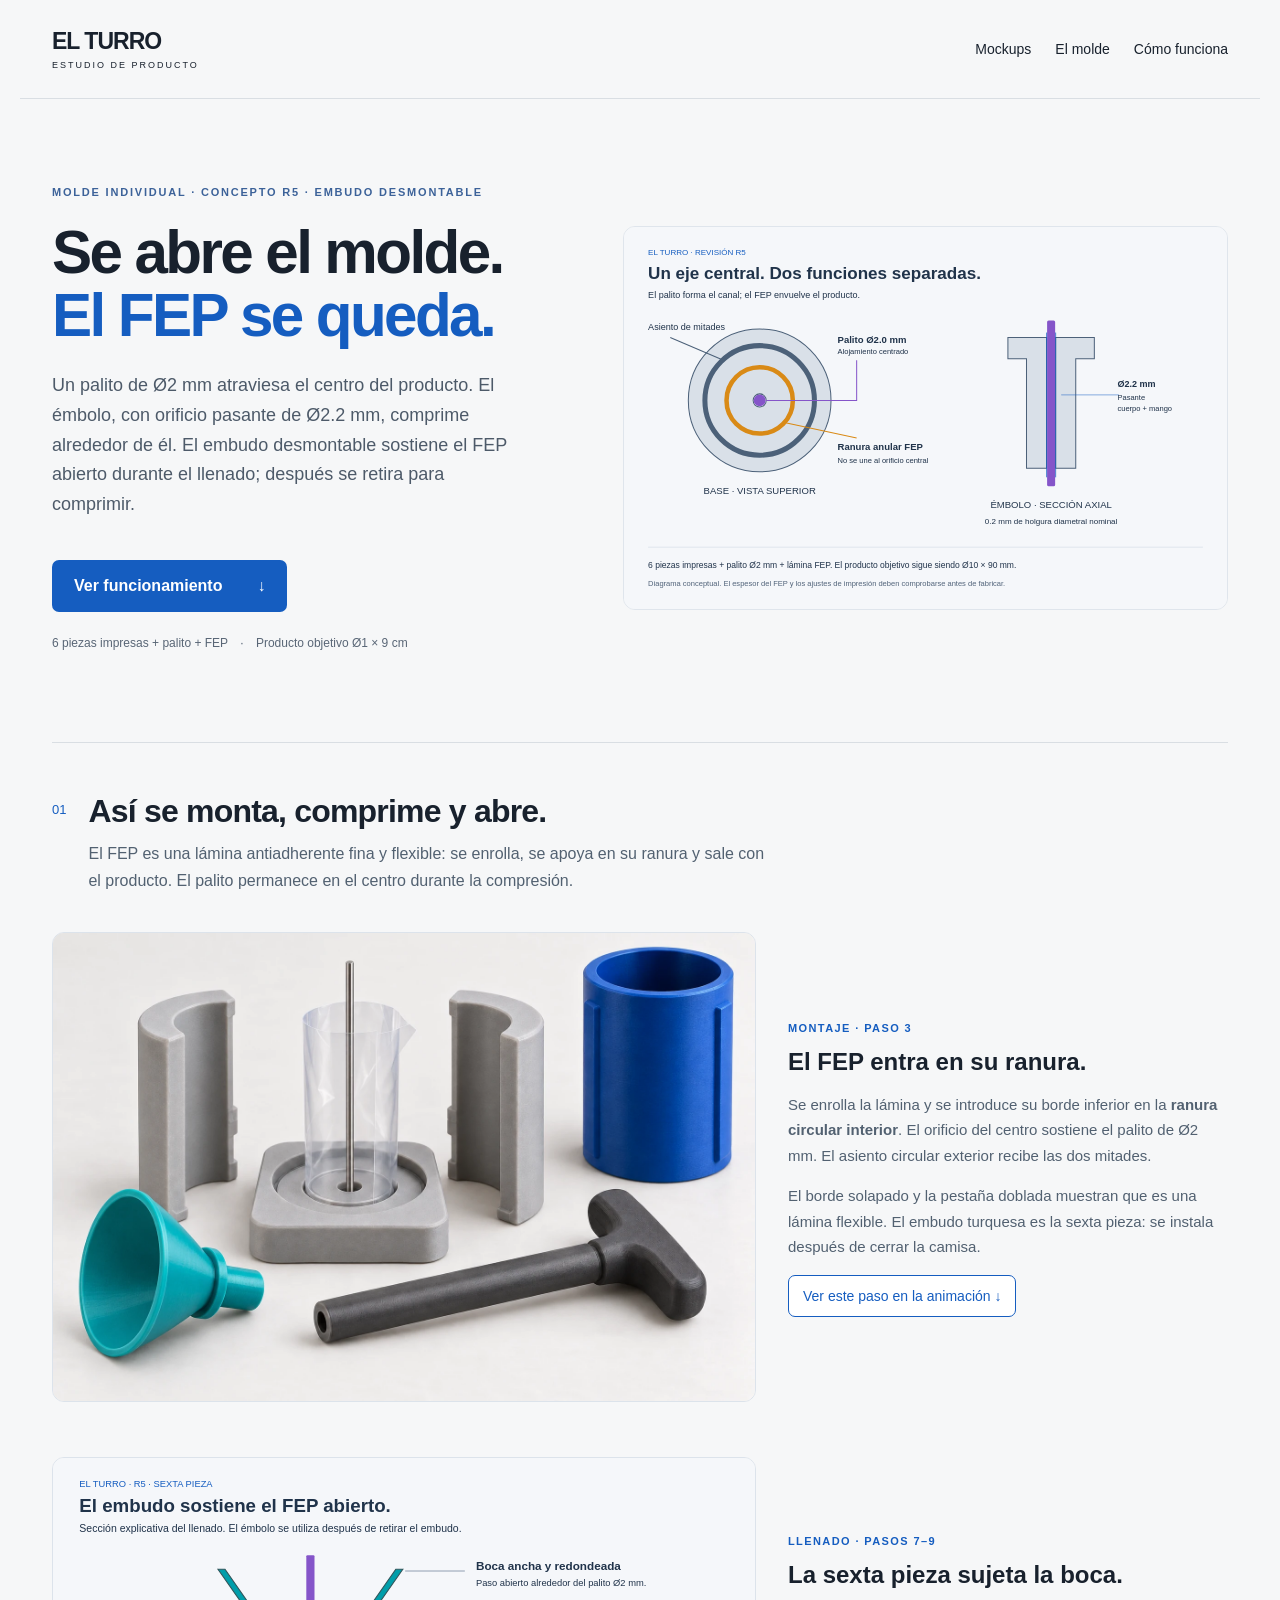
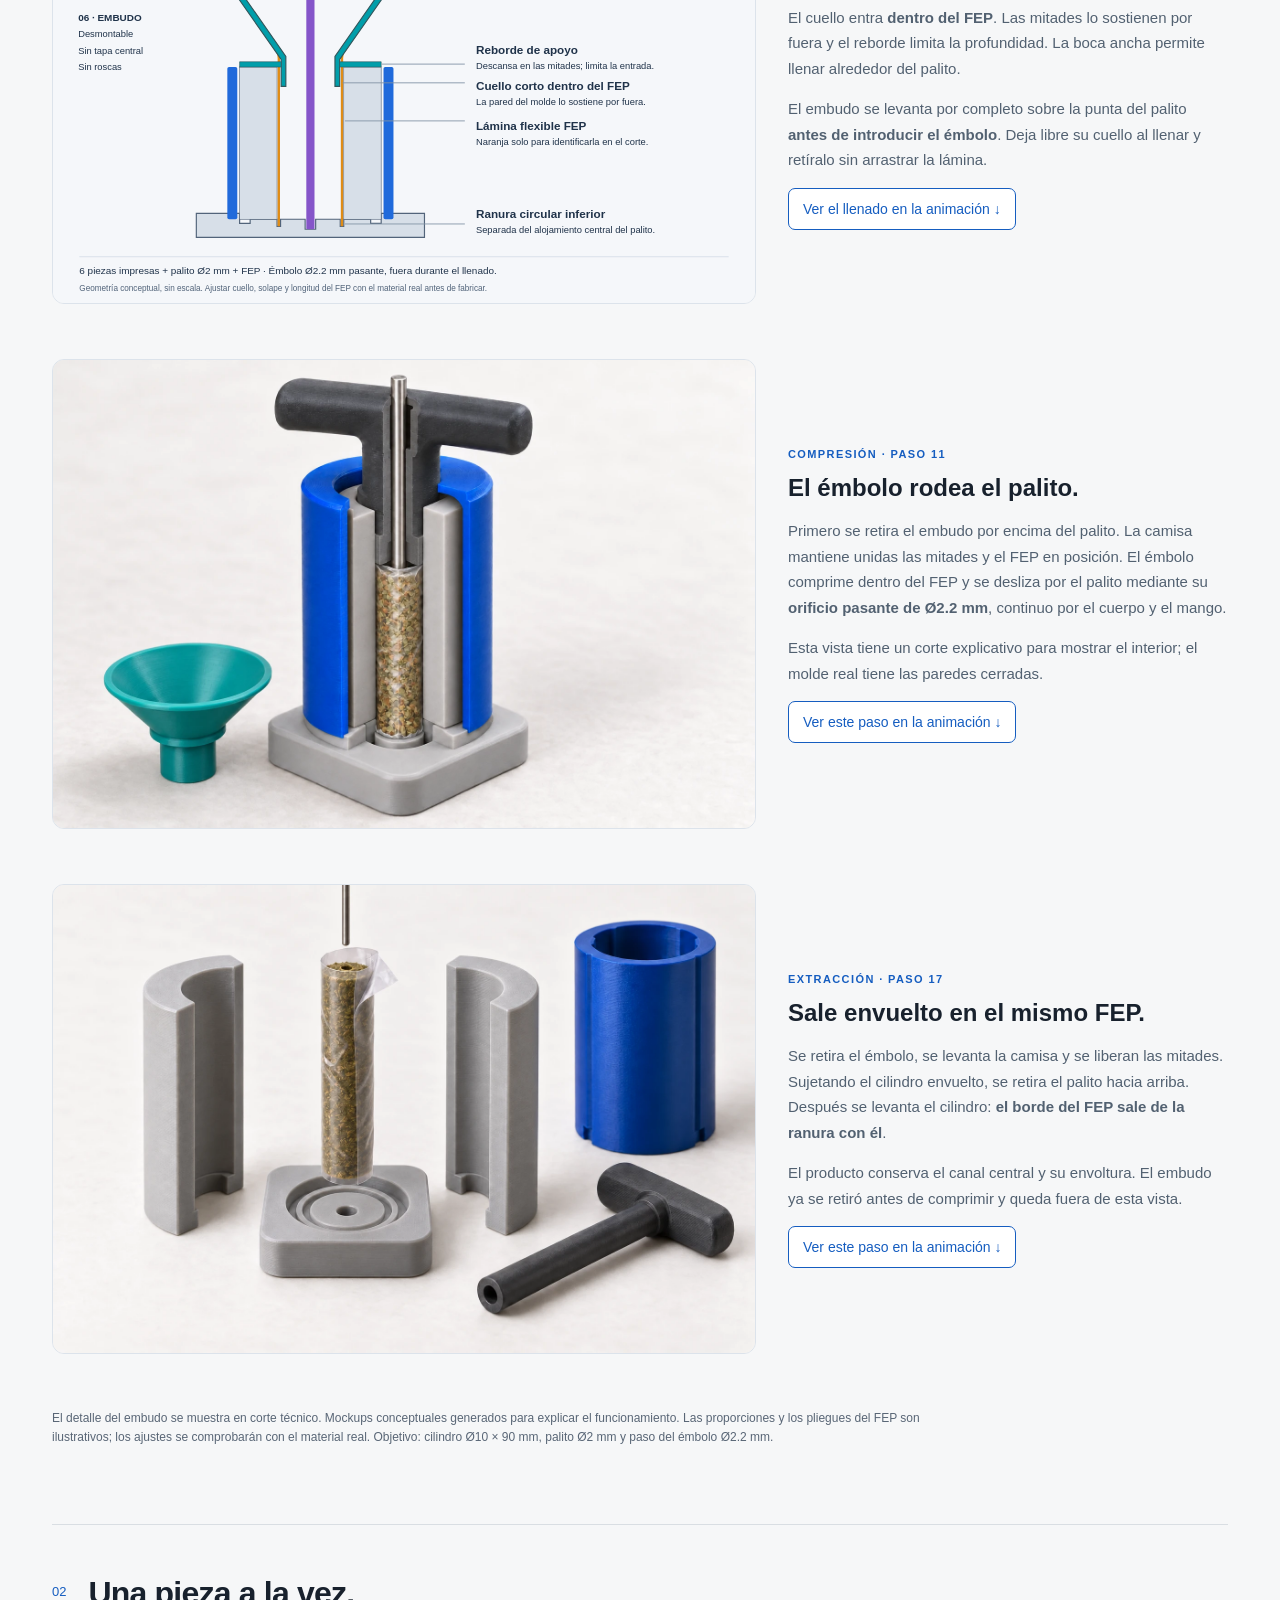
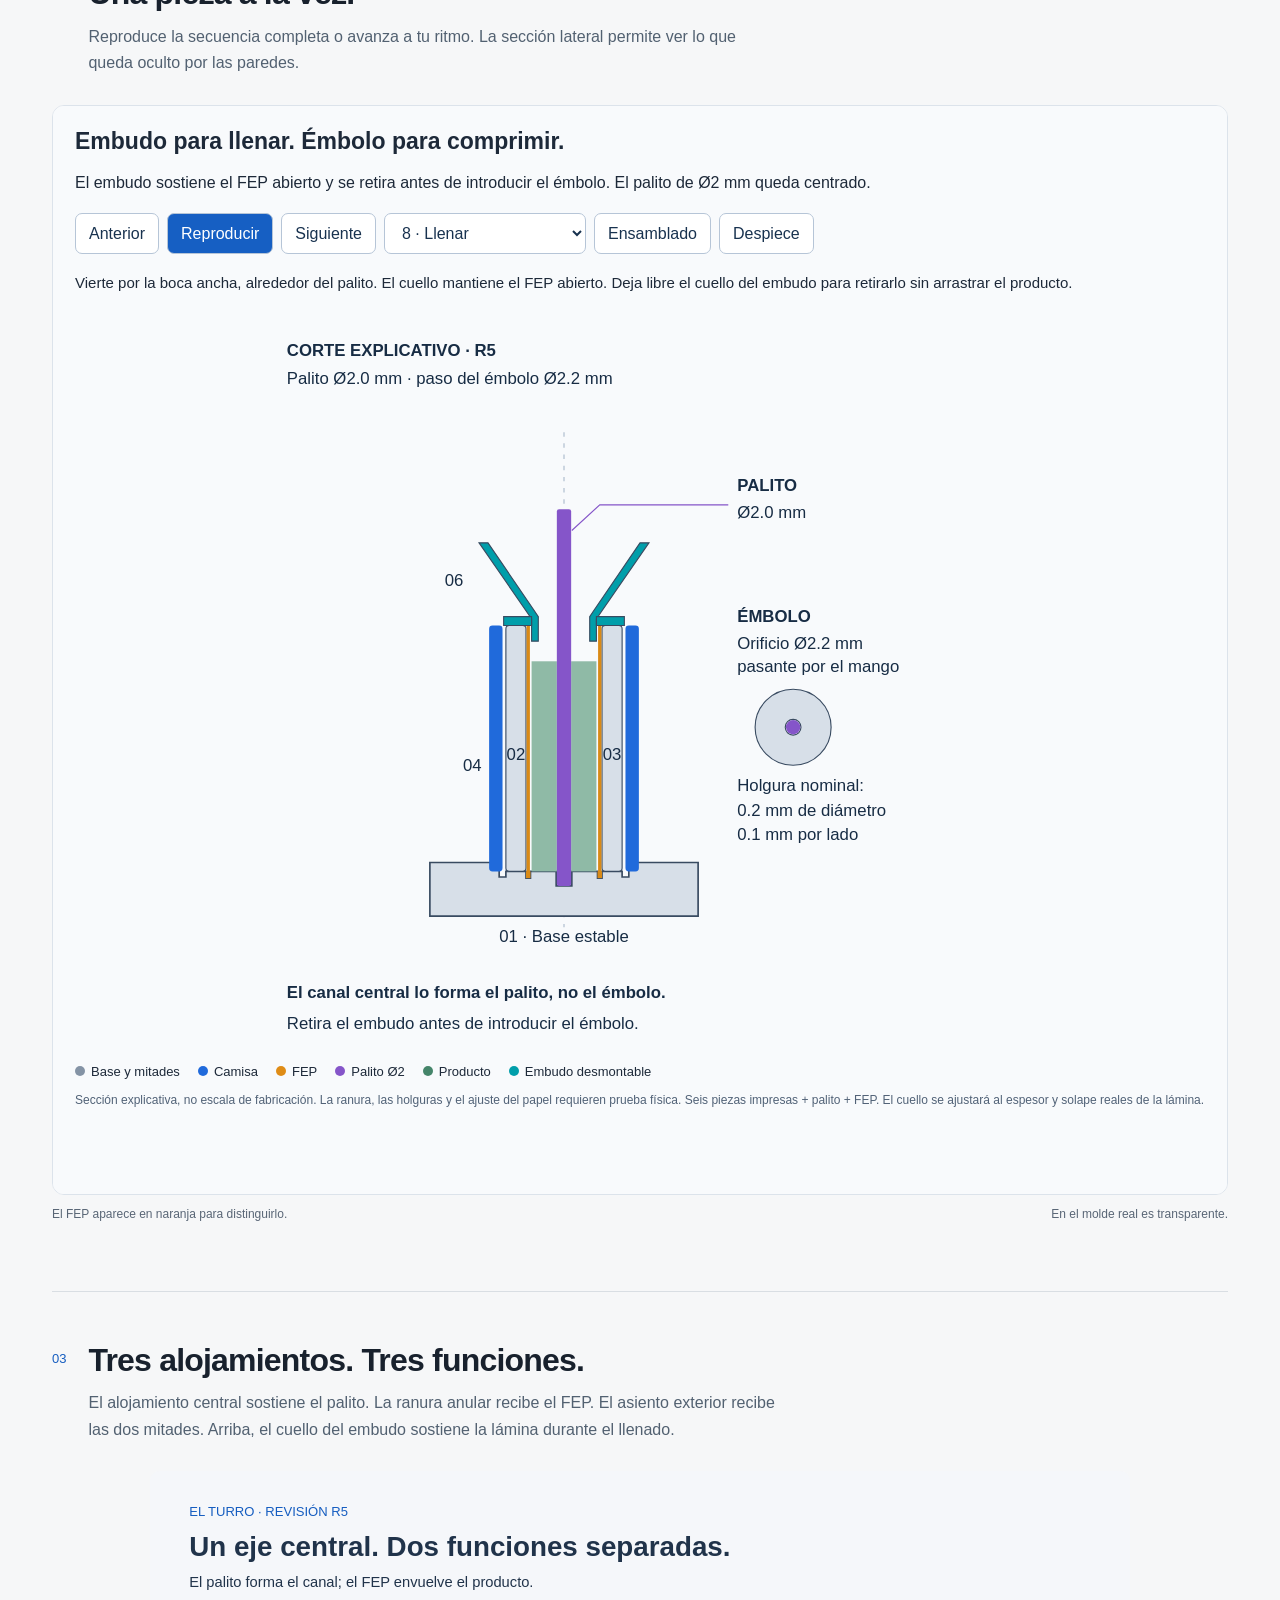
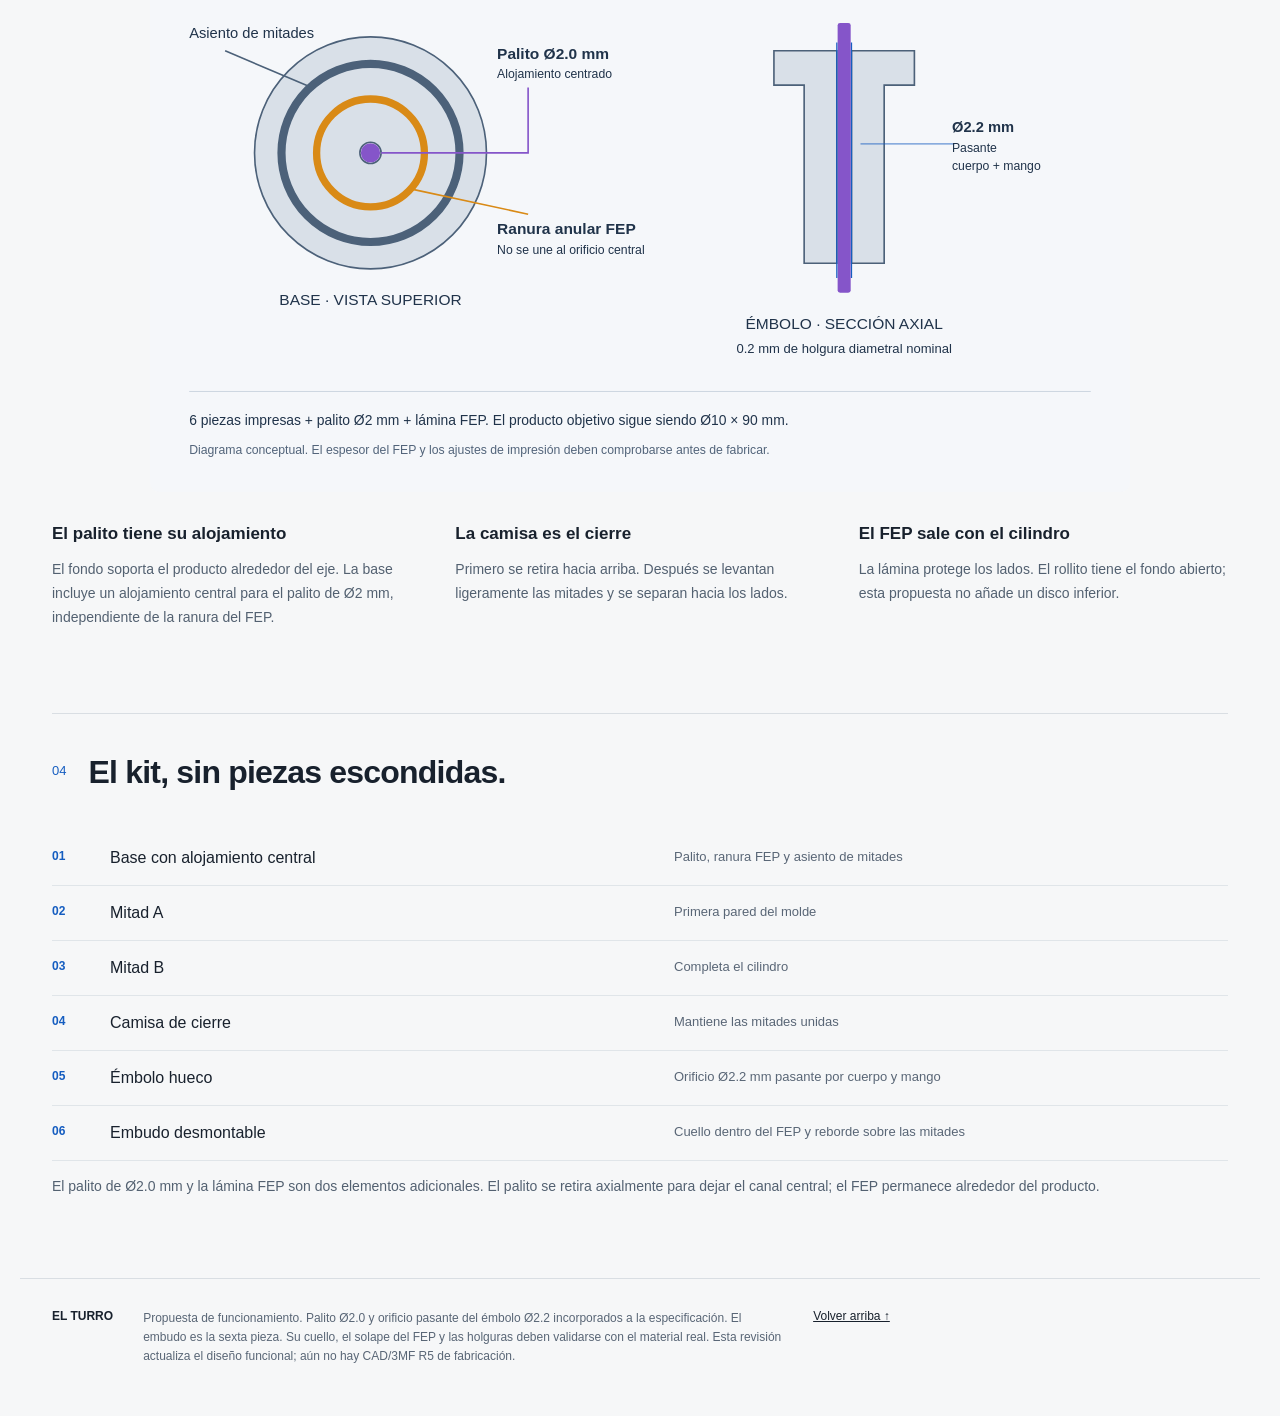
<file: index.html>
<!doctype html><html lang="es"><head><meta charset="utf-8"><meta name="viewport" content="width=device-width, initial-scale=1"><meta name="robots" content="noindex,nofollow"><meta name="description" content="El Turro: presentación interactiva del molde individual, papel FEP y palito central."><title>El Turro · Molde individual</title><link rel="stylesheet" href="styles.css"></head><body><div class="site">
<header><a class="wordmark" href="#inicio">EL TURRO<span>ESTUDIO DE PRODUCTO</span></a><nav aria-label="Secciones"><a href="#mockups">Mockups</a><a href="#mockup">El molde</a><a href="#funcionamiento">Cómo funciona</a></nav></header>
<main id="inicio"><section class="hero"><div><p class="eyebrow">MOLDE INDIVIDUAL · CONCEPTO R5 · EMBUDO DESMONTABLE</p><h1>Se abre el molde.<br/><em>El FEP se queda.</em></h1><p class="intro">Un palito de Ø2 mm atraviesa el centro del producto. El émbolo, con orificio pasante de Ø2.2 mm, comprime alrededor de él. El embudo desmontable sostiene el FEP abierto durante el llenado; después se retira para comprimir.</p><a class="cta" href="#funcionamiento">Ver funcionamiento <span aria-hidden="true">↓</span></a><p class="spec">6 piezas impresas + palito + FEP <span>·</span> Producto objetivo Ø1 × 9 cm</p></div><a class="heroimage" href="assets/base-embolo-r5.svg" aria-label="Ampliar mockup del molde"><img src="assets/base-embolo-r5.svg" width="1200" height="760" alt="Base con ranura FEP y alojamiento del palito central; émbolo con orificio pasante Ø2.2 mm"/></a></section>
<section id="mockups" class="realmockups"><div class="sectionhead"><span class="sectionnum">01</span><div><h2>Así se monta, comprime y abre.</h2><p>El FEP es una lámina antiadherente fina y flexible: se enrolla, se apoya en su ranura y sale con el producto. El palito permanece en el centro durante la compresión.</p></div></div>
<figure class="mockuprow"><a href="assets/mockup-01-fep-r5.webp" aria-label="Ampliar mockup del montaje con FEP"><img src="assets/mockup-01-fep-r5.webp" width="1536" height="1024" loading="lazy" alt="Base con ranura circular donde se asienta una lámina flexible FEP enrollada alrededor del palito central; mitades, camisa y émbolo separados."></a><figcaption><span class="stage">MONTAJE · PASO 3</span><h3>El FEP entra en su ranura.</h3><p>Se enrolla la lámina y se introduce su borde inferior en la <strong>ranura circular interior</strong>. El orificio del centro sostiene el palito de Ø2 mm. El asiento circular exterior recibe las dos mitades.</p><p>El borde solapado y la pestaña doblada muestran que es una lámina flexible. El embudo turquesa es la sexta pieza: se instala después de cerrar la camisa.</p><button class="stepjump" data-step="2">Ver este paso en la animación ↓</button></figcaption></figure>
<figure class="mockuprow"><a href="assets/embudo-r5.svg" aria-label="Ampliar sección del embudo sujetando el FEP"><img src="assets/embudo-r5.svg" width="1200" height="760" loading="lazy" alt="Cuello del embudo dentro de la lámina FEP, reborde apoyado en las mitades, palito central y ranura de la base."></a><figcaption><span class="stage">LLENADO · PASOS 7–9</span><h3>La sexta pieza sujeta la boca.</h3><p>El cuello entra <strong>dentro del FEP</strong>. Las mitades lo sostienen por fuera y el reborde limita la profundidad. La boca ancha permite llenar alrededor del palito.</p><p>El embudo se levanta por completo sobre la punta del palito <strong>antes de introducir el émbolo</strong>. Deja libre su cuello al llenar y retíralo sin arrastrar la lámina.</p><button class="stepjump" data-step="7">Ver el llenado en la animación ↓</button></figcaption></figure>
<figure class="mockuprow"><a href="assets/mockup-02-compresion-r5.webp" aria-label="Ampliar mockup de la compresión en corte"><img src="assets/mockup-02-compresion-r5.webp" width="1536" height="1024" loading="lazy" alt="Corte explicativo del molde cerrado: camisa azul, mitades grises, FEP flexible y émbolo hueco que se desliza alrededor del palito central."></a><figcaption><span class="stage">COMPRESIÓN · PASO 11</span><h3>El émbolo rodea el palito.</h3><p>Primero se retira el embudo por encima del palito. La camisa mantiene unidas las mitades y el FEP en posición. El émbolo comprime dentro del FEP y se desliza por el palito mediante su <strong>orificio pasante de Ø2.2 mm</strong>, continuo por el cuerpo y el mango.</p><p>Esta vista tiene un corte explicativo para mostrar el interior; el molde real tiene las paredes cerradas.</p><button class="stepjump" data-step="10">Ver este paso en la animación ↓</button></figcaption></figure>
<figure class="mockuprow"><a href="assets/mockup-03-extraccion-r4.webp" aria-label="Ampliar mockup de la extracción con FEP"><img src="assets/mockup-03-extraccion-r4.webp" width="1536" height="1024" loading="lazy" alt="Mitades abiertas y camisa retirada; cilindro envuelto en lámina flexible FEP saliendo de la ranura de la base, con el palito retirado y canal central visible."></a><figcaption><span class="stage">EXTRACCIÓN · PASO 17</span><h3>Sale envuelto en el mismo FEP.</h3><p>Se retira el émbolo, se levanta la camisa y se liberan las mitades. Sujetando el cilindro envuelto, se retira el palito hacia arriba. Después se levanta el cilindro: <strong>el borde del FEP sale de la ranura con él</strong>.</p><p>El producto conserva el canal central y su envoltura. El embudo ya se retiró antes de comprimir y queda fuera de esta vista.</p><button class="stepjump" data-step="16">Ver este paso en la animación ↓</button></figcaption></figure>
<p class="rendernote">El detalle del embudo se muestra en corte técnico. Mockups conceptuales generados para explicar el funcionamiento. Las proporciones y los pliegues del FEP son ilustrativos; los ajustes se comprobarán con el material real. Objetivo: cilindro Ø10 × 90 mm, palito Ø2 mm y paso del émbolo Ø2.2 mm.</p></section>
<section id="funcionamiento" class="demo"><div class="sectionhead"><span class="sectionnum">02</span><div><h2>Una pieza a la vez.</h2><p>Reproduce la secuencia completa o avanza a tu ritmo. La sección lateral permite ver lo que queda oculto por las paredes.</p></div></div><iframe title="Animación interactiva del montaje y desmoldeo, con diecisiete pasos, palito central y émbolo hueco" src="animacion-r5.html" loading="eager" class="animation" ></iframe><div class="under"><span>El FEP aparece en naranja para distinguirlo.</span><span>En el molde real es transparente.</span></div></section>
<section id="mockup" class="details"><div class="sectionhead"><span class="sectionnum">03</span><div><h2>Tres alojamientos. Tres funciones.</h2><p>El alojamiento central sostiene el palito. La ranura anular recibe el FEP. El asiento exterior recibe las dos mitades. Arriba, el cuello del embudo sostiene la lámina durante el llenado.</p></div></div><a href="assets/base-embolo-r5.svg" class="fullmock"><img src="assets/base-embolo-r5.svg" width="1200" height="760" loading="lazy" alt="Plano de la base y sección del émbolo con el palito Ø2 y orificio axial Ø2.2"/></a><div class="notes"><div><h3>El palito tiene su alojamiento</h3><p>El fondo soporta el producto alrededor del eje. La base incluye un alojamiento central para el palito de Ø2 mm, independiente de la ranura del FEP.</p></div><div><h3>La camisa es el cierre</h3><p>Primero se retira hacia arriba. Después se levantan ligeramente las mitades y se separan hacia los lados.</p></div><div><h3>El FEP sale con el cilindro</h3><p>La lámina protege los lados. El rollito tiene el fondo abierto; esta propuesta no añade un disco inferior.</p></div></div></section>
<section class="parts"><div class="sectionhead"><span class="sectionnum">04</span><div><h2>El kit, sin piezas escondidas.</h2></div></div><ol><li><b>01</b><span>Base con alojamiento central</span><small>Palito, ranura FEP y asiento de mitades</small></li><li><b>02</b><span>Mitad A</span><small>Primera pared del molde</small></li><li><b>03</b><span>Mitad B</span><small>Completa el cilindro</small></li><li><b>04</b><span>Camisa de cierre</span><small>Mantiene las mitades unidas</small></li><li><b>05</b><span>Émbolo hueco</span><small>Orificio Ø2.2 mm pasante por cuerpo y mango</small></li><li><b>06</b><span>Embudo desmontable</span><small>Cuello dentro del FEP y reborde sobre las mitades</small></li></ol><p>El palito de Ø2.0 mm y la lámina FEP son dos elementos adicionales. El palito se retira axialmente para dejar el canal central; el FEP permanece alrededor del producto.</p></section></main>
<footer><strong>EL TURRO</strong><p>Propuesta de funcionamiento. Palito Ø2.0 y orificio pasante del émbolo Ø2.2 incorporados a la especificación. El embudo es la sexta pieza. Su cuello, el solape del FEP y las holguras deben validarse con el material real. Esta revisión actualiza el diseño funcional; aún no hay CAD/3MF R5 de fabricación.</p><a href="#inicio">Volver arriba ↑</a></footer></div><script src="mockups.js"></script></body></html>
</file>
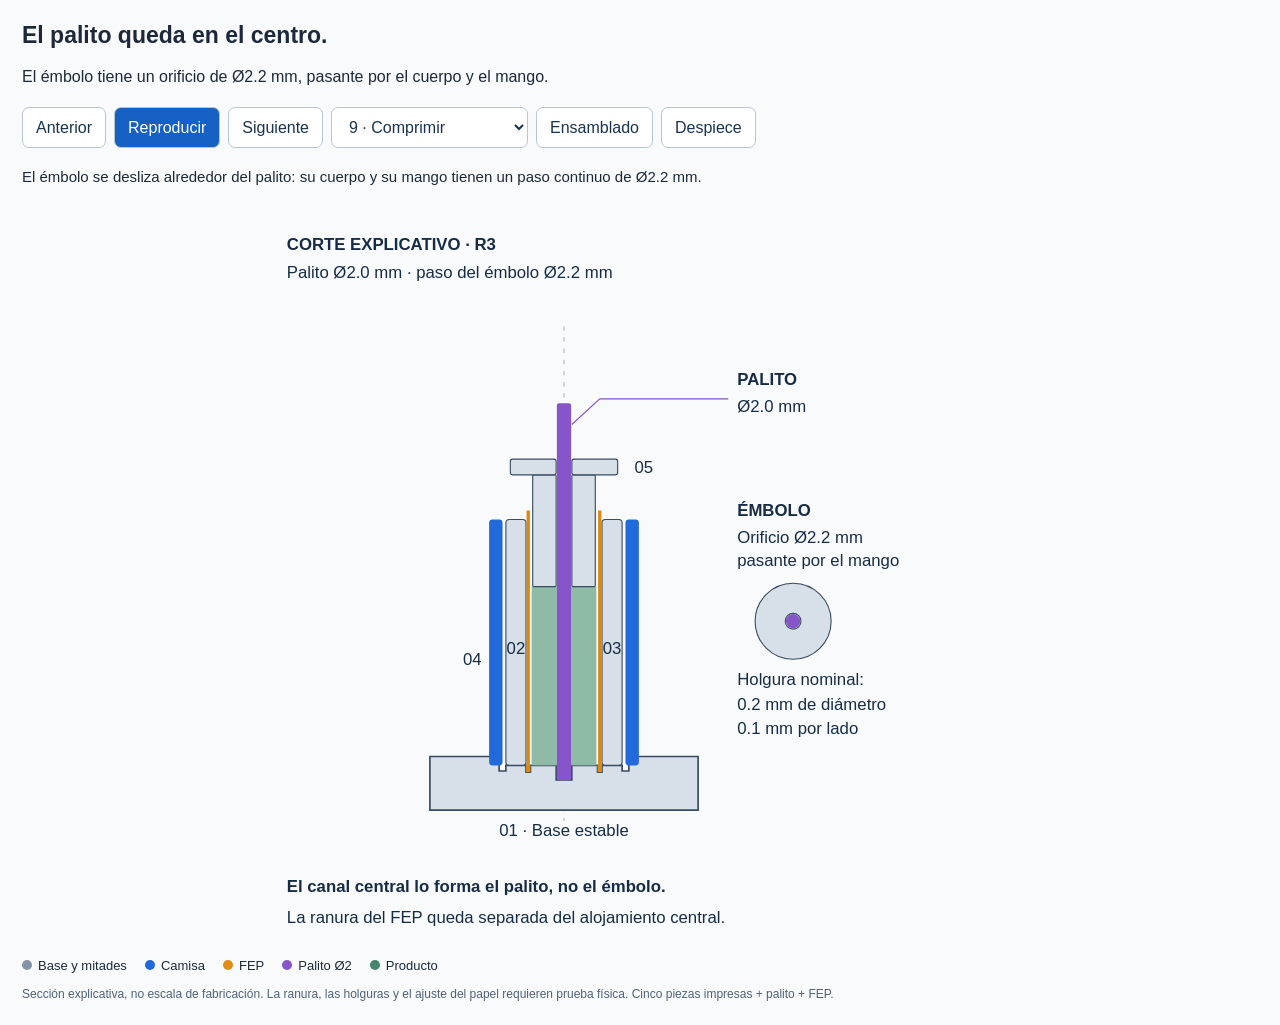
<file: animacion-r3.html>
<!doctype html><html lang="es"><head><meta charset="utf-8"><meta name="viewport" content="width=device-width, initial-scale=1"><title>El Turro · Palito Ø2 y émbolo Ø2.2</title><style>
*{box-sizing:border-box}body{margin:0;padding:22px;font-family:Arial,sans-serif;color:#1d2939;background:#f8fafc}h1{font-size:23px;margin:0 0 10px}p{line-height:1.5}nav{display:flex;gap:8px;flex-wrap:wrap;margin:18px 0}button,select{font:inherit;border:1px solid #b6c5d7;padding:10px 13px;border-radius:7px;background:white;color:#18324f;cursor:pointer}button:disabled{opacity:.4;cursor:default}button:focus-visible,select:focus-visible{outline:3px solid #1f69d6;outline-offset:2px}#play{background:#165fc3;color:white}#explain{min-height:54px;font-size:15px;margin:0}svg{display:block;width:100%;max-width:760px;margin:auto;height:auto}svg text{font-family:Arial,sans-serif;fill:#172c44;font-size:15px}.legend{display:flex;flex-wrap:wrap;gap:8px 18px;font-size:13px}.legend span:before{content:"";display:inline-block;width:10px;height:10px;background:var(--c);margin-right:6px;border-radius:50%}.note{font-size:12px;color:#516277;margin-bottom:0}@media(max-width:500px){body{padding:12px}h1{font-size:20px}button,select{font-size:14px}#explain{min-height:85px}}
</style></head><body>
<h1>El palito queda en el centro.</h1><p>El émbolo tiene un orificio de Ø2.2 mm, pasante por el cuerpo y el mango.</p>
<nav aria-label="Controles"><button id="prev">Anterior</button><button id="play">Reproducir</button><button id="next">Siguiente</button><select id="step" aria-label="Seleccionar paso"></select><button id="assembled">Ensamblado</button><button id="exploded">Despiece</button></nav>
<p id="explain" aria-live="polite"></p><svg id="scene" viewBox="0 0 680 660" role="img" aria-label="Corte del molde con palito central y émbolo hueco"></svg>
<div class="legend"><span style="--c:#8493a5">Base y mitades</span><span style="--c:#206adb">Camisa</span><span style="--c:#df8c16">FEP</span><span style="--c:#8555c9">Palito Ø2</span><span style="--c:#45856a">Producto</span></div>
<p class="note">Sección explicativa, no escala de fabricación. La ranura, las holguras y el ajuste del papel requieren prueba física. Cinco piezas impresas + palito + FEP.</p>
<script>
(()=>{
const $=id=>document.getElementById(id),svg=$('scene'),select=$('step'),desc=$('explain'),play=$('play');
const steps=[
['Base','La base separa tres funciones: alojamiento central del palito, ranura anular del FEP y asiento exterior de las mitades.'],
['Colocar palito','Introduce el palito de Ø2.0 mm en el alojamiento central de la base. Queda sujeto verticalmente.'],
['Colocar FEP','Enrolla el FEP alrededor del palito y asienta su borde inferior en la ranura circular. El palito queda dentro del rollo.'],
['Acercar mitades','Acerca las dos mitades por fuera del FEP, sin pellizcar la lámina.'],
['Asentar mitades','Baja las mitades al asiento exterior de la base. El FEP y el palito conservan su posición.'],
['Cerrar camisa','Baja la camisa alrededor de las mitades para mantenerlas unidas.'],
['Llenar','Llena dentro del FEP, alrededor del palito. El palito reserva el canal axial del producto.'],
['Enhebrar émbolo','Alinea el orificio pasante de Ø2.2 mm con el palito de Ø2.0 mm e introduce el émbolo por arriba.'],
['Comprimir','El émbolo se desliza alrededor del palito: su cuerpo y su mango tienen un paso continuo de Ø2.2 mm.'],
['Retirar émbolo','Desliza el émbolo hacia arriba por el palito y sácalo completamente.'],
['Retirar camisa','Levanta la camisa hasta liberar las mitades. El palito continúa centrado.'],
['Liberar mitades','Levanta ligeramente las mitades para sacarlas del asiento de la base.'],
['Separar mitades','Separa las mitades lateralmente. El producto permanece envuelto en FEP, con el palito todavía en el centro.'],
['Retirar palito','Sostén el producto envuelto y retira el palito axialmente. Queda el canal central.'],
['Sacar envuelto','Levanta el producto con su FEP. El borde de la lámina sale de la ranura; el cilindro conserva el canal central.']
];
steps.forEach((s,i)=>{let o=document.createElement('option');o.value=i;o.textContent=(i+1)+' · '+s[0];select.append(o)});
let step=8,state=null,raf=0,timer=0,playing=false,mode='steps';
const reduced=matchMedia('(prefers-reduced-motion: reduce)').matches;
function target(i){return {rodA:i>=1?1:0,rodY:i>=13?355:0,paperA:i>=2?1:0,paperY:i===14?90:0,jawA:i>=3?1:0,jawX:i===3||i>=12?80:0,jawY:i===3||i>=11?17:0,sleeveA:i>=5&&i<=10?1:0,sleeveY:i>=10?250:0,productA:i>=6?1:0,productH:i<=7?188:160,productY:i===14?90:0,pistonA:i>=7&&i<=9?1:0,pistonY:i===8?0:i===7?86:280}}
function rect(x,y,w,h,fill,extra=''){return '<rect x="'+x+'" y="'+y+'" width="'+w+'" height="'+h+'" fill="'+fill+'" '+extra+'/>'}
function label(x,y,s,extra=''){return '<text x="'+x+'" y="'+y+'" '+extra+'>'+s+'</text>'}
function draw(s){
state=s;const c=272,b=488,H=220,fg='#394b61',grey='#d7dfe8',purple='#8555c9',orange='#d98a16';
let a='<title>'+ (mode==='exploded'?'Despiece':steps[step][0]) +'</title><desc>'+desc.textContent+'</desc>';
a+=label(24,27,'CORTE EXPLICATIVO · R3','font-weight="bold"')+label(24,52,'Palito Ø2.0 mm · paso del émbolo Ø2.2 mm');
a+='<line x1="'+c+'" y1="95" x2="'+c+'" y2="538" stroke="#aab9cb" stroke-dasharray="4 6"/>';
// Base has a central blind locating bore, annular FEP groove and outside jaw seat.
a+='<path d="M152 528V480H214V493H220V488H238V494H242V488H265V501H279V488H302V494H306V488H324V493H330V480H392V528Z" fill="'+grey+'" stroke="'+fg+'" stroke-width="1.5"/>';
a+=rect(238,488,4,6,orange)+rect(302,488,4,6,orange)+label(c,551,'01 · Base estable','text-anchor="middle"');
if(s.jawA>.01){a+='<g opacity="'+s.jawA+'">'+rect(c-52-s.jawX,b-H-s.jawY,18,H,grey,'stroke="'+fg+'" rx="3"')+rect(c+34+s.jawX,b-H-s.jawY,18,H,grey,'stroke="'+fg+'" rx="3"')+label(c-43-s.jawX,b-100-s.jawY,'02','text-anchor="middle"')+label(c+43+s.jawX,b-100-s.jawY,'03','text-anchor="middle"')+'</g>'}
if(s.sleeveA>.01){a+='<g opacity="'+s.sleeveA+'">'+rect(c-67,b-H-s.sleeveY,12,H,'#206adb','rx="3"')+rect(c+55,b-H-s.sleeveY,12,H,'#206adb','rx="3"')+label(c-82,b-90-s.sleeveY,'04','text-anchor="middle"')+'</g>'}
if(s.productA>.01){a+='<g opacity="'+s.productA+'">'+rect(c-29,b-s.productH-s.productY,22.6,s.productH,'#8fbaa6')+rect(c+6.4,b-s.productH-s.productY,22.6,s.productH,'#8fbaa6')+'</g>'}
if(s.paperA>.01){a+='<g opacity="'+s.paperA+'" stroke="'+orange+'" stroke-width="3"><path d="M240,'+(b+4-s.paperY)+'V'+(b-H-8-s.paperY)+'M304,'+(b+4-s.paperY)+'V'+(b-H-8-s.paperY)+'"/></g>'}
if(s.pistonA>.01){const tip=b-160-s.pistonY;a+='<g opacity="'+s.pistonA+'">';
// Both piston halves AND handle halves leave the same continuous 2.2 mm bore.
a+=rect(c-28,tip-100,20.96,100,grey,'stroke="'+fg+'" rx="1"')+rect(c+7.04,tip-100,20.96,100,grey,'stroke="'+fg+'" rx="1"');
a+=rect(c-48,tip-114,40.96,14,grey,'stroke="'+fg+'" rx="2"')+rect(c+7.04,tip-114,40.96,14,grey,'stroke="'+fg+'" rx="2"');
a+=label(c+63,tip-102,'05')+'</g>'}
if(s.rodA>.01){a+='<g opacity="'+s.rodA+'">'+rect(c-6.4,164-s.rodY,12.8,337,purple,'rx="2"')+'</g>'}
a+=label(427,148,'PALITO','font-weight="bold"')+label(427,172,'Ø2.0 mm');
a+='<path d="M419 160H304L279 183" fill="none" stroke="'+purple+'"/>';
a+=label(427,265,'ÉMBOLO','font-weight="bold"')+label(427,289,'Orificio Ø2.2 mm')+label(427,310,'pasante por el mango');
a+='<circle cx="477" cy="359" r="34" fill="'+grey+'" stroke="'+fg+'"/><circle cx="477" cy="359" r="7.04" fill="#fff" stroke="'+fg+'"/><circle cx="477" cy="359" r="6.4" fill="'+purple+'"/>';
a+=label(427,416,'Holgura nominal:')+label(427,438,'0.2 mm de diámetro')+label(427,460,'0.1 mm por lado');
a+=label(24,601,mode==='exploded'?'5 piezas impresas + FEP + palito central':'El canal central lo forma el palito, no el émbolo.','font-weight="bold"');
a+=label(24,629,'La ranura del FEP queda separada del alojamiento central.');
svg.innerHTML=a;
}
function stop(){playing=false;clearTimeout(timer);play.textContent='Reproducir'}
function go(i,exploded=false){
mode=exploded?'exploded':'steps';step=Math.max(0,Math.min(steps.length-1,i));select.value=step;
desc.textContent=exploded?'Despiece en corte: base, dos mitades, camisa y émbolo hueco. El FEP y el palito central son elementos adicionales.':steps[step][1];
$('prev').disabled=step===0;$('next').disabled=step===steps.length-1;
let to=target(step);if(exploded)to={...target(8),productA:0,jawX:80,jawY:17,sleeveY:250,pistonY:86};
const from=state||to,start=performance.now();cancelAnimationFrame(raf);
function tick(now){let t=reduced?1:Math.min(1,(now-start)/800);t=t*t*(3-2*t);let s={};Object.keys(to).forEach(k=>s[k]=from[k]+(to[k]-from[k])*t);draw(s);if(t<1)raf=requestAnimationFrame(tick)}
raf=requestAnimationFrame(tick);
}
function advance(){if(!playing)return;if(step>=14){stop();return}go(step+1);timer=setTimeout(advance,3800)}
$('prev').onclick=()=>{stop();go(step-1)};$('next').onclick=()=>{stop();go(step+1)};select.onchange=()=>{stop();go(Number(select.value))};
$('assembled').onclick=()=>{stop();go(8)};$('exploded').onclick=()=>{stop();go(8,true)};
play.onclick=()=>{if(playing){stop();return}playing=true;play.textContent='Pausar';go(0);timer=setTimeout(advance,3800)};
window.addEventListener('pagehide',stop);go(8);
})();
</script></body></html>
</file>
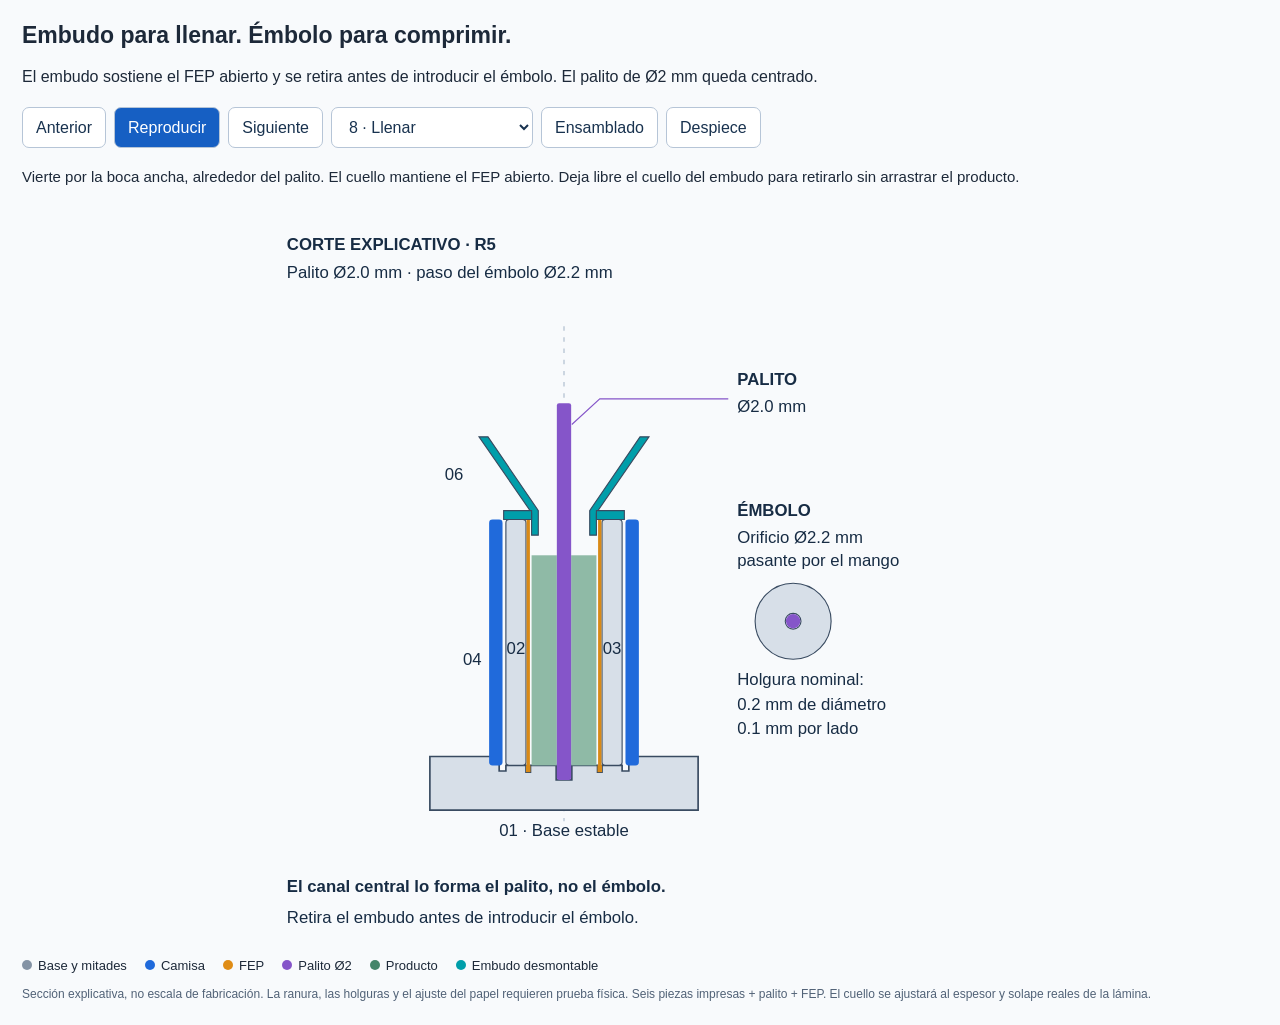
<file: animacion-r5.html>
<!doctype html><html lang="es"><head><meta charset="utf-8"><meta name="viewport" content="width=device-width, initial-scale=1"><title>El Turro · Palito Ø2 y émbolo Ø2.2</title><style>
*{box-sizing:border-box}body{margin:0;padding:22px;font-family:Arial,sans-serif;color:#1d2939;background:#f8fafc}h1{font-size:23px;margin:0 0 10px}p{line-height:1.5}nav{display:flex;gap:8px;flex-wrap:wrap;margin:18px 0}button,select{font:inherit;border:1px solid #b6c5d7;padding:10px 13px;border-radius:7px;background:white;color:#18324f;cursor:pointer}button:disabled{opacity:.4;cursor:default}button:focus-visible,select:focus-visible{outline:3px solid #1f69d6;outline-offset:2px}#play{background:#165fc3;color:white}#explain{min-height:54px;font-size:15px;margin:0}svg{display:block;width:100%;max-width:760px;margin:auto;height:auto}svg text{font-family:Arial,sans-serif;fill:#172c44;font-size:15px}.legend{display:flex;flex-wrap:wrap;gap:8px 18px;font-size:13px}.legend span:before{content:"";display:inline-block;width:10px;height:10px;background:var(--c);margin-right:6px;border-radius:50%}.note{font-size:12px;color:#516277;margin-bottom:0}@media(max-width:500px){body{padding:12px}h1{font-size:20px}button,select{font-size:14px}#explain{min-height:85px}}
</style></head><body>
<h1>Embudo para llenar. Émbolo para comprimir.</h1><p>El embudo sostiene el FEP abierto y se retira antes de introducir el émbolo. El palito de Ø2 mm queda centrado.</p>
<nav aria-label="Controles"><button id="prev">Anterior</button><button id="play">Reproducir</button><button id="next">Siguiente</button><select id="step" aria-label="Seleccionar paso"></select><button id="assembled">Ensamblado</button><button id="exploded">Despiece</button></nav>
<p id="explain" aria-live="polite"></p><svg id="scene" viewBox="0 0 680 660" role="img" aria-label="Corte del molde con palito central y émbolo hueco"></svg>
<div class="legend"><span style="--c:#8493a5">Base y mitades</span><span style="--c:#206adb">Camisa</span><span style="--c:#df8c16">FEP</span><span style="--c:#8555c9">Palito Ø2</span><span style="--c:#45856a">Producto</span><span style="--c:#009eaa">Embudo desmontable</span></div>
<p class="note">Sección explicativa, no escala de fabricación. La ranura, las holguras y el ajuste del papel requieren prueba física. Seis piezas impresas + palito + FEP. El cuello se ajustará al espesor y solape reales de la lámina.</p>
<script>
(()=>{
const $=id=>document.getElementById(id),svg=$('scene'),select=$('step'),desc=$('explain'),play=$('play');
const steps=[
['Base','La base separa tres funciones: alojamiento central del palito, ranura anular del FEP y asiento exterior de las mitades.'],
['Colocar palito','Introduce el palito de Ø2.0 mm en el alojamiento central de la base. Queda sujeto verticalmente.'],
['Colocar FEP','Enrolla el FEP alrededor del palito y asienta su borde inferior en la ranura circular. El palito queda dentro del rollo.'],
['Acercar mitades','Acerca las dos mitades por fuera del FEP, sin pellizcar la lámina.'],
['Asentar mitades','Baja las mitades al asiento exterior de la base. El FEP y el palito conservan su posición.'],
['Cerrar camisa','Baja la camisa alrededor de las mitades para mantenerlas unidas.'],
['Colocar embudo','Desliza el embudo por encima del palito. Su cuello entra dentro del FEP; el reborde apoya en las mitades y limita la entrada. La lámina queda sujeta entre cuello y molde.'],
['Llenar','Vierte por la boca ancha, alrededor del palito. El cuello mantiene el FEP abierto. Deja libre el cuello del embudo para retirarlo sin arrastrar el producto.'],
['Retirar embudo','Sostén el molde y retira el embudo hacia arriba, hasta superar la punta del palito. El FEP queda dentro de las mitades cerradas. Después se introduce el émbolo.'],
['Enhebrar émbolo','Alinea el orificio pasante de Ø2.2 mm con el palito de Ø2.0 mm e introduce el émbolo por arriba.'],
['Comprimir','El émbolo se desliza alrededor del palito: su cuerpo y su mango tienen un paso continuo de Ø2.2 mm.'],
['Retirar émbolo','Desliza el émbolo hacia arriba por el palito y sácalo completamente.'],
['Retirar camisa','Levanta la camisa hasta liberar las mitades. El palito continúa centrado.'],
['Liberar mitades','Levanta ligeramente las mitades para sacarlas del asiento de la base.'],
['Separar mitades','Separa las mitades lateralmente. El producto permanece envuelto en FEP, con el palito todavía en el centro.'],
['Retirar palito','Sostén el producto envuelto y retira el palito axialmente. Queda el canal central.'],
['Sacar envuelto','Levanta el producto con su FEP. El borde de la lámina sale de la ranura; el cilindro conserva el canal central.']
];
steps.forEach((s,i)=>{let o=document.createElement('option');o.value=i;o.textContent=(i+1)+' · '+s[0];select.append(o)});
let step=7,state=null,raf=0,timer=0,playing=false,mode='steps';
const reduced=matchMedia('(prefers-reduced-motion: reduce)').matches;
function target(i){return {rodA:i>=1?1:0,rodY:i>=15?355:0,paperA:i>=2?1:0,paperY:i===16?90:0,jawA:i>=3?1:0,jawX:i===3||i>=14?80:0,jawY:i===3||i>=13?17:0,sleeveA:i>=5&&i<=12?1:0,sleeveY:i>=12?250:0,productA:i>=7?1:0,productH:i<=9?188:160,productY:i===16?90:0,pistonA:i>=9&&i<=11?1:0,pistonY:i===10?0:i===9?86:280,funnelA:i>=6&&i<=8?1:0,funnelX:0,funnelY:i>=8?150:0}}
function rect(x,y,w,h,fill,extra=''){return '<rect x="'+x+'" y="'+y+'" width="'+w+'" height="'+h+'" fill="'+fill+'" '+extra+'/>'}
function label(x,y,s,extra=''){return '<text x="'+x+'" y="'+y+'" '+extra+'>'+s+'</text>'}
function draw(s){
state=s;const c=272,b=488,H=220,fg='#394b61',grey='#d7dfe8',purple='#8555c9',orange='#d98a16';
let a='<title>'+ (mode==='exploded'?'Despiece':steps[step][0]) +'</title><desc>'+desc.textContent+'</desc>';
a+=label(24,27,'CORTE EXPLICATIVO · R5','font-weight="bold"')+label(24,52,'Palito Ø2.0 mm · paso del émbolo Ø2.2 mm');
a+='<line x1="'+c+'" y1="95" x2="'+c+'" y2="538" stroke="#aab9cb" stroke-dasharray="4 6"/>';
// Base has a central blind locating bore, annular FEP groove and outside jaw seat.
a+='<path d="M152 528V480H214V493H220V488H238V494H242V488H265V501H279V488H302V494H306V488H324V493H330V480H392V528Z" fill="'+grey+'" stroke="'+fg+'" stroke-width="1.5"/>';
a+=rect(238,488,4,6,orange)+rect(302,488,4,6,orange)+label(c,551,'01 · Base estable','text-anchor="middle"');
if(s.jawA>.01){a+='<g opacity="'+s.jawA+'">'+rect(c-52-s.jawX,b-H-s.jawY,18,H,grey,'stroke="'+fg+'" rx="3"')+rect(c+34+s.jawX,b-H-s.jawY,18,H,grey,'stroke="'+fg+'" rx="3"')+label(c-43-s.jawX,b-100-s.jawY,'02','text-anchor="middle"')+label(c+43+s.jawX,b-100-s.jawY,'03','text-anchor="middle"')+'</g>'}
if(s.sleeveA>.01){a+='<g opacity="'+s.sleeveA+'">'+rect(c-67,b-H-s.sleeveY,12,H,'#206adb','rx="3"')+rect(c+55,b-H-s.sleeveY,12,H,'#206adb','rx="3"')+label(c-82,b-90-s.sleeveY,'04','text-anchor="middle"')+'</g>'}
if(s.productA>.01){a+='<g opacity="'+s.productA+'">'+rect(c-29,b-s.productH-s.productY,22.6,s.productH,'#8fbaa6')+rect(c+6.4,b-s.productH-s.productY,22.6,s.productH,'#8fbaa6')+'</g>'}
if(s.paperA>.01){a+='<g opacity="'+s.paperA+'" stroke="'+orange+'" stroke-width="3"><path d="M240,'+(b+4-s.paperY)+'V'+(b-H-8-s.paperY)+'M304,'+(b+4-s.paperY)+'V'+(b-H-8-s.paperY)+'"/></g>'}
if(s.funnelA>.01){a+='<g data-part="funnel" opacity="'+s.funnelA+'" transform="translate('+(c+s.funnelX)+' '+(b-H-s.funnelY)+')"><path d="M-76 -74L-29 -6V14H-23V-8L-68 -74ZM76 -74L29 -6V14H23V-8L68 -74Z" fill="#009eaa" stroke="'+fg+'"/><path d="M-54 -8H-29V0H-54ZM54 -8H29V0H54Z" fill="#009eaa" stroke="'+fg+'"/></g>';a+=label(c+s.funnelX-90,b-H-35-s.funnelY,'06','text-anchor="end"');}
if(s.pistonA>.01){const tip=b-160-s.pistonY;a+='<g opacity="'+s.pistonA+'">';
// Both piston halves AND handle halves leave the same continuous 2.2 mm bore.
a+=rect(c-28,tip-100,20.96,100,grey,'stroke="'+fg+'" rx="1"')+rect(c+7.04,tip-100,20.96,100,grey,'stroke="'+fg+'" rx="1"');
a+=rect(c-48,tip-114,40.96,14,grey,'stroke="'+fg+'" rx="2"')+rect(c+7.04,tip-114,40.96,14,grey,'stroke="'+fg+'" rx="2"');
a+=label(c+63,tip-102,'05')+'</g>'}
if(s.rodA>.01){a+='<g opacity="'+s.rodA+'">'+rect(c-6.4,164-s.rodY,12.8,337,purple,'rx="2"')+'</g>'}
a+=label(427,148,'PALITO','font-weight="bold"')+label(427,172,'Ø2.0 mm');
a+='<path d="M419 160H304L279 183" fill="none" stroke="'+purple+'"/>';
a+=label(427,265,'ÉMBOLO','font-weight="bold"')+label(427,289,'Orificio Ø2.2 mm')+label(427,310,'pasante por el mango');
a+='<circle cx="477" cy="359" r="34" fill="'+grey+'" stroke="'+fg+'"/><circle cx="477" cy="359" r="7.04" fill="#fff" stroke="'+fg+'"/><circle cx="477" cy="359" r="6.4" fill="'+purple+'"/>';
a+=label(427,416,'Holgura nominal:')+label(427,438,'0.2 mm de diámetro')+label(427,460,'0.1 mm por lado');
a+=label(24,601,mode==='exploded'?'6 piezas impresas + FEP + palito central':'El canal central lo forma el palito, no el émbolo.','font-weight="bold"');
a+=label(24,629,'Retira el embudo antes de introducir el émbolo.');
svg.innerHTML=a;
}
function stop(){playing=false;clearTimeout(timer);play.textContent='Reproducir'}
function go(i,exploded=false){
mode=exploded?'exploded':'steps';step=Math.max(0,Math.min(steps.length-1,i));select.value=step;
desc.textContent=exploded?'Despiece en corte: base, dos mitades, camisa, émbolo hueco y embudo desmontable. El FEP y el palito central son elementos adicionales.':steps[step][1];
$('prev').disabled=step===0;$('next').disabled=step===steps.length-1;
let to=target(step);if(exploded)to={...target(10),productA:0,jawX:80,jawY:17,sleeveY:250,pistonY:86,funnelA:1,funnelX:-165,funnelY:0};
const from=state||to,start=performance.now();cancelAnimationFrame(raf);
function tick(now){let t=reduced?1:Math.min(1,(now-start)/800);t=t*t*(3-2*t);let s={};Object.keys(to).forEach(k=>s[k]=from[k]+(to[k]-from[k])*t);draw(s);if(t<1)raf=requestAnimationFrame(tick)}
raf=requestAnimationFrame(tick);
}
function advance(){if(!playing)return;if(step>=16){stop();return}go(step+1);timer=setTimeout(advance,3800)}
$('prev').onclick=()=>{stop();go(step-1)};$('next').onclick=()=>{stop();go(step+1)};select.onchange=()=>{stop();go(Number(select.value))};
$('assembled').onclick=()=>{stop();go(10)};$('exploded').onclick=()=>{stop();go(10,true)};
play.onclick=()=>{if(playing){stop();return}playing=true;play.textContent='Pausar';go(0);timer=setTimeout(advance,3800)};
window.addEventListener('pagehide',stop);go(7);
})();
</script></body></html>
</file>
<file: styles.css>
:root{font-family:Arial,Helvetica,sans-serif;color:#18212d;background:#f6f7f8;font-synthesis:none;scroll-behavior:smooth}
*{box-sizing:border-box}body{margin:0}a{color:inherit}button,select{font:inherit}a:focus-visible,button:focus-visible{outline:3px solid #2266d7;outline-offset:5px}header,main,footer{max-width:1240px;margin:auto}header{padding:28px 32px;display:flex;justify-content:space-between;align-items:center;gap:24px;border-bottom:1px solid #d9dee3}.wordmark{text-decoration:none;font-size:23px;font-weight:800;letter-spacing:-1px}.wordmark span{display:block;font-size:9px;letter-spacing:2px;margin-top:5px;font-weight:500}nav{display:flex;gap:24px;font-size:14px}nav a{text-decoration:none}main{padding:0 32px}.hero{display:grid;grid-template-columns:1fr 1.15fr;gap:44px;align-items:center;padding:76px 0 80px}.eyebrow{font-size:11px;font-weight:700;letter-spacing:1.8px;color:#3c6299}h1{font-size:clamp(38px,4.7vw,64px);line-height:1.04;letter-spacing:-2.6px;margin:24px 0}h1 em{font-style:normal;color:#155dc0}.intro{font-size:18px;line-height:1.65;max-width:460px;color:#4d5a69}.cta{display:inline-flex;align-items:center;gap:35px;margin-top:22px;padding:17px 22px;border-radius:7px;background:#155dc0;color:white;text-decoration:none;font-weight:600}.spec{font-size:12px;color:#596676;margin-top:24px}.spec span{padding:0 9px}.heroimage{display:block}.heroimage img{display:block;width:100%;height:auto;border-radius:12px;border:1px solid #dfe5ec}.sectionhead{display:flex;gap:22px;align-items:flex-start;margin-bottom:28px}.sectionnum{font-size:13px;padding-top:9px;color:#155dc0}h2{font-size:32px;line-height:1.15;letter-spacing:-.8px;margin:0 0 12px}.sectionhead p{max-width:690px;line-height:1.65;margin:0;color:#526171}.demo{padding:50px 0 70px;border-top:1px solid #d9dee3}.animation{width:100%;height:1090px;border:1px solid #dce3eb;border-radius:12px;background:white;display:block}.under{display:flex;justify-content:space-between;gap:12px;font-size:12px;color:#596676;padding-top:12px}.details{padding:50px 0 70px;border-top:1px solid #d9dee3}.fullmock{display:block;max-width:980px;margin:auto}.fullmock img{width:100%;height:auto;display:block;border-radius:9px}.notes{display:grid;grid-template-columns:repeat(3,1fr);gap:34px;padding-top:32px}h3{font-size:17px;margin:0 0 10px}.notes p,.parts p{font-size:14px;line-height:1.7;color:#536171}.parts{padding:40px 0 65px;border-top:1px solid #d9dee3}.parts ol{list-style:none;padding:0;margin:0}.parts li{display:grid;grid-template-columns:48px 1fr 1fr;gap:10px;padding:18px 0;border-bottom:1px solid #e0e5e9}.parts b{color:#155dc0;font-size:12px}.parts small{font-size:13px;color:#596676}footer{border-top:1px solid #d9dee3;padding:30px 32px 50px;display:flex;gap:30px;align-items:start;font-size:12px}footer p{margin:0;max-width:640px;line-height:1.6;color:#596676}footer a{white-space:nowrap}section{scroll-margin-top:25px}@media(max-width:760px){header{padding:20px;align-items:flex-start}nav{gap:12px;font-size:12px;flex-wrap:wrap;justify-content:flex-end}main{padding:0 20px}.hero{grid-template-columns:1fr;gap:32px;padding:42px 0}.heroimage{max-width:560px}.intro{font-size:16px}h1{letter-spacing:-1.6px}h2{font-size:26px}.animation{height:830px}.notes{grid-template-columns:1fr;gap:20px}.under{flex-direction:column;gap:5px}.parts li{grid-template-columns:35px 1fr}.parts small{grid-column:2}footer{padding:26px 20px;flex-direction:column;gap:15px}.sectionhead{gap:13px}}@media(prefers-reduced-motion:reduce){:root{scroll-behavior:auto}}


.realmockups{padding:50px 0 65px;border-top:1px solid #d9dee3}.mockuprow{display:grid;grid-template-columns:1.6fr 1fr;gap:32px;align-items:center;margin:38px 0 55px}.mockuprow>a{display:block}.mockuprow img{width:100%;height:auto;display:block;border-radius:12px;border:1px solid #dce3eb}.mockuprow figcaption p{font-size:15px;line-height:1.7;color:#526171}.mockuprow h3{font-size:24px;line-height:1.2;margin:12px 0}.stage{font-size:11px;letter-spacing:1.4px;font-weight:700;color:#155dc0}.stepjump{border:1px solid #155dc0;background:white;color:#155dc0;border-radius:7px;padding:12px 14px;cursor:pointer;font-size:14px;text-align:left}.rendernote{font-size:12px;color:#596676;line-height:1.6;max-width:900px}@media(max-width:760px){.mockuprow{grid-template-columns:1fr;gap:20px;margin:30px 0 45px}.mockuprow h3{font-size:22px}.realmockups{padding:35px 0}header nav{max-width:185px}}
</file>
